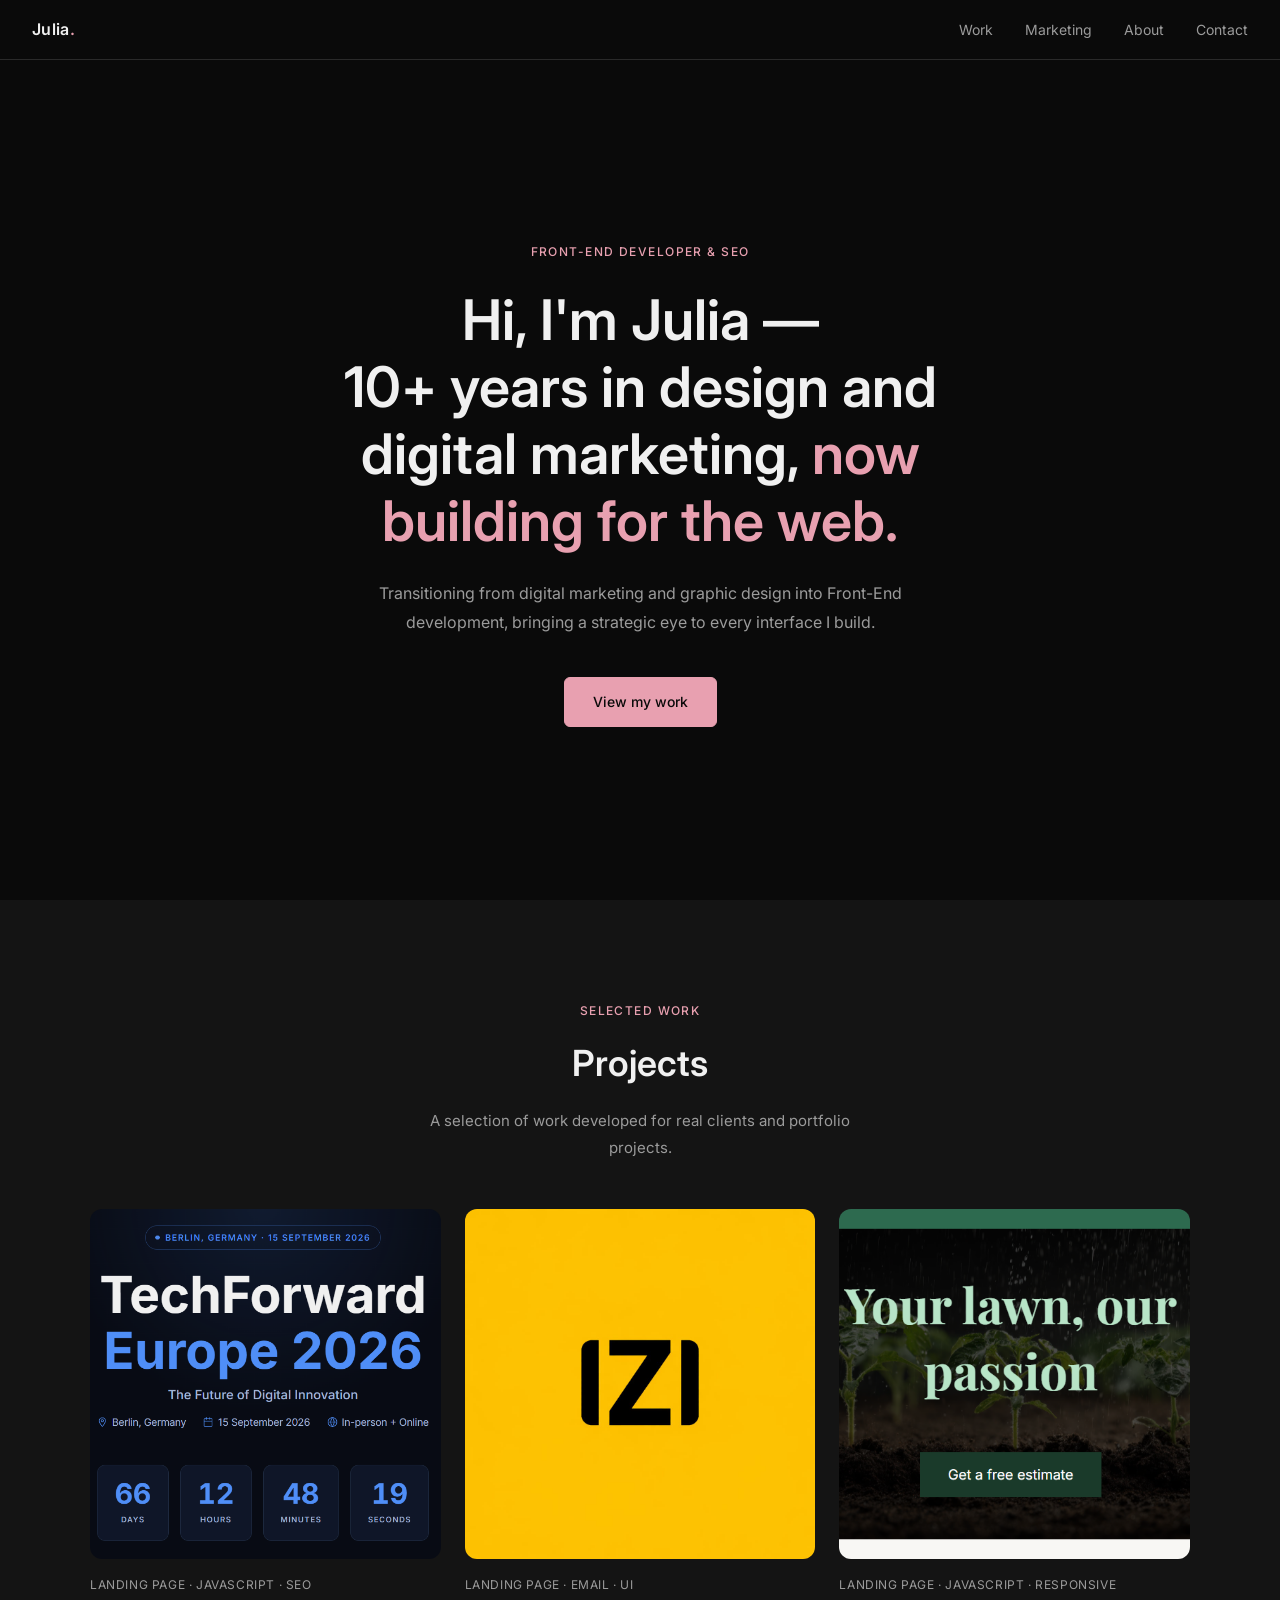
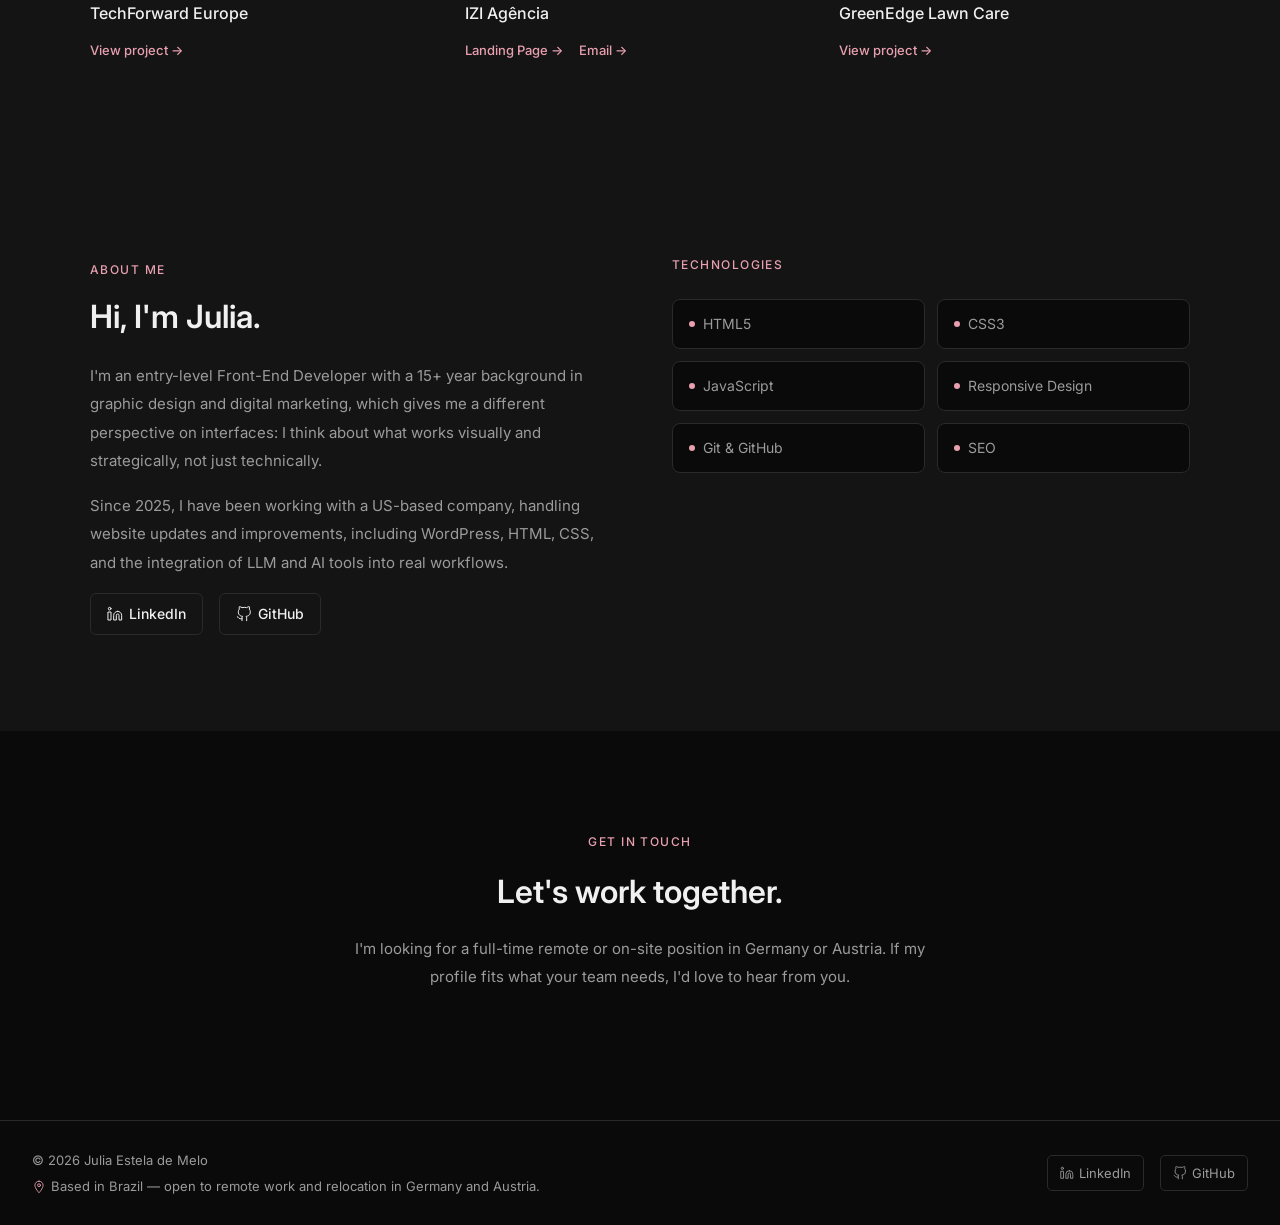
<file: index.html>
<!DOCTYPE html>
<html lang="en">
<head>
  <meta charset="UTF-8">
  <meta name="viewport" content="width=device-width, initial-scale=1.0">

  <!-- Search engine indexing: private portfolio, do not index -->
  <meta name="robots" content="noindex, nofollow">

  <!-- SEO: page description -->
<meta name="description" content="Front-End Developer with 15+ years of experience in graphic design and digital marketing. Currently working with a US-based company on web updates, WordPress, HTML, CSS and AI. Open to opportunities in Germany and Austria.">
<title>Julia Estela de Melo — Front-End & SEO · Code Meets Strategy</title>

  <!-- Open Graph: controls how the link appears on LinkedIn, WhatsApp, etc. -->
  <meta property="og:title" content="Julia Estela de Melo — Front-End & SEO · Code Meets Strategy">
  <meta property="og:description" content="Front-End Developer with 15+ years of experience in graphic design and digital marketing. Currently working with a US-based company on web updates, WordPress, HTML, CSS and AI. Open to opportunities in Germany and Austria.">
  <meta property="og:type" content="website">

  <!-- Fonts -->
  <link rel="preconnect" href="https://fonts.googleapis.com">
  <link rel="preconnect" href="https://fonts.gstatic.com" crossorigin>
  <link href="https://fonts.googleapis.com/css2?family=Inter:wght@400;500;600&display=swap" rel="stylesheet">
  <style>

    /* ==============================
       RESET & BASE
    ============================== */
    *, *::before, *::after {
      box-sizing: border-box;
      margin: 0;
      padding: 0;
    }

    :root {
      --color-bg:         #0a0a0a;
      --color-bg-alt:     #141414;
      --color-text:       #f0f0f0;
      --color-muted:      #9b9b9b;
      --color-accent:     #e8a0b0;
      --color-border:     #2a2a2a;
      --font-main:        'Inter', system-ui, sans-serif;
    }

    html {
      scroll-behavior: smooth;
    }

    body {
      font-family: var(--font-main);
      background-color: var(--color-bg);
      color: var(--color-text);
      line-height: 1.7;
    }

    /* ==============================
       NAVBAR
    ============================== */
    .navbar {
      position: fixed;
      top: 0;
      left: 0;
      width: 100%;
      z-index: 100;
      background-color: var(--color-bg);
      border-bottom: 1px solid var(--color-border);
      padding: 1rem 2rem;
      display: flex;
      justify-content: space-between;
      align-items: center;
    }

    .navbar__logo {
      font-size: 1rem;
      font-weight: 600;
      color: var(--color-text);
      text-decoration: none;
      letter-spacing: 0.02em;
    }

    .navbar__logo span {
      color: var(--color-accent);
    }

    .navbar__links {
      list-style: none;
      display: flex;
      gap: 2rem;
    }

    .navbar__links a {
      font-size: 0.875rem;
      color: var(--color-muted);
      text-decoration: none;
      transition: color 0.2s;
    }

    .navbar__links a:hover {
      color: var(--color-accent);
    }

    /* Menu mobile */
    .navbar__toggle {
      display: none;
      flex-direction: column;
      gap: 5px;
      cursor: pointer;
      background: none;
      border: none;
      padding: 4px;
    }

    .navbar__toggle span {
      display: block;
      width: 24px;
      height: 1.5px;
      background-color: var(--color-text);
      transition: background-color 0.2s;
    }

    .navbar__toggle:hover span {
      background-color: var(--color-accent);
    }

    /* ==============================
       HERO
    ============================== */
    .hero {
      min-height: 100vh;
      display: flex;
      align-items: center;
      justify-content: center;
      padding: 8rem 2rem 4rem;
      text-align: center;
    }

    .hero__content {
      max-width: 720px;
    }

    .hero__label {
      display: inline-block;
      font-size: 0.75rem;
      font-weight: 500;
      letter-spacing: 0.12em;
      text-transform: uppercase;
      color: var(--color-accent);
      margin-bottom: 1.5rem;
    }

    .hero__title {
      font-size: clamp(2rem, 5vw, 3.5rem);
      font-weight: 600;
      line-height: 1.2;
      color: var(--color-text);
      margin-bottom: 1.5rem;
    }

    .hero__title em {
      font-style: normal;
      color: var(--color-accent);
    }

    .hero__subtitle {
      font-size: 1rem;
      color: var(--color-muted);
      max-width: 540px;
      margin: 0 auto 2.5rem;
      line-height: 1.8;
    }

    .hero__actions {
      display: flex;
      gap: 1rem;
      justify-content: center;
      flex-wrap: wrap;
    }

    .btn {
      display: inline-block;
      padding: 0.75rem 1.75rem;
      border-radius: 6px;
      font-size: 0.875rem;
      font-weight: 500;
      text-decoration: none;
      cursor: pointer;
      transition: all 0.2s;
      border: 1px solid transparent;
    }

    .btn--primary {
      background-color: var(--color-accent);
      color: #0a0a0a;
      border-color: var(--color-accent);
    }

    .btn--primary:hover {
      background-color: transparent;
      color: var(--color-accent);
    }

    .btn--outline {
      background-color: transparent;
      color: var(--color-text);
      border-color: var(--color-border);
    }

    .btn--outline:hover {
      border-color: var(--color-accent);
      color: var(--color-accent);
    }

    /* ==============================
       RESPONSIVIDADE
    ============================== */
    @media (max-width: 768px) {
      .navbar__links {
        display: none;
        flex-direction: column;
        gap: 1rem;
        position: absolute;
        top: 100%;
        left: 0;
        width: 100%;
        background-color: var(--color-bg);
        border-bottom: 1px solid var(--color-border);
        padding: 1.5rem 2rem;
      }

      .navbar__links.is-open {
        display: flex;
      }

      .navbar__toggle {
        display: flex;
      }

      .hero {
        padding: 7rem 1.5rem 3rem;
      }

    }



          /* ==============================
   WORK
============================== */
.work {
  padding: 6rem 2rem;
  background-color: var(--color-bg-alt);
}

.work__container {
  max-width: 1100px;
  margin: 0 auto;
}

.work__header {
  text-align: center;
  margin-bottom: 3rem;
}

.section-label {
  display: inline-block;
  font-size: 0.75rem;
  font-weight: 500;
  letter-spacing: 0.12em;
  text-transform: uppercase;
  color: var(--color-accent);
  margin-bottom: 0.75rem;
}

.section-title {
  font-size: clamp(1.5rem, 3vw, 2.25rem);
  font-weight: 600;
  color: var(--color-text);
  margin-bottom: 0.75rem;
}

.section-desc {
  font-size: 0.9375rem;
  color: var(--color-muted);
  max-width: 480px;
  margin: 0 auto;
  line-height: 1.8;
}

.work__grid {
  display: grid;
  grid-template-columns: repeat(auto-fit, minmax(280px, 1fr));
  gap: 1.5rem;
}

.work__card {
  text-decoration: none;
  display: flex;
  flex-direction: column;
  gap: 1rem;
  cursor: pointer;
}

.work__card-image {
  position: relative;
  aspect-ratio: 1 / 1;
  background-color: var(--color-border);
  border-radius: 12px;
  overflow: hidden;
  display: flex;
  align-items: center;
  justify-content: center;
}

.work__card-placeholder {
  font-size: 2rem;
  font-weight: 600;
  color: var(--color-accent);
  letter-spacing: 0.1em;
}

.work__card-overlay {
  position: absolute;
  inset: 0;
  background-color: rgba(0, 0, 0, 0.75);
  display: flex;
  align-items: center;
  justify-content: center;
  opacity: 0;
  transition: opacity 0.25s ease;
  border-radius: 12px;
}

.work__card:hover .work__card-overlay {
  opacity: 1;
}

.work__card-cta {
  font-size: 0.875rem;
  font-weight: 500;
  color: var(--color-accent);
  letter-spacing: 0.05em;
}

.work__card-info {
  display: flex;
  flex-direction: column;
  gap: 0.25rem;
}

.work__card-tag {
  font-size: 0.75rem;
  color: var(--color-muted);
  letter-spacing: 0.05em;
  text-transform: uppercase;
}

.work__card-title {
  font-size: 1rem;
  font-weight: 500;
  color: var(--color-text);
}

.work__card--empty {
  cursor: default;
}

.work__card-image--empty {
  border: 1px dashed var(--color-border);
  background-color: transparent;
  font-size: 0.875rem;
  color: var(--color-muted);
  text-align: center;
  line-height: 1.6;
}

  .work__card-img {
  width: 100%;
  height: 100%;
  object-fit: cover;
  
}

.work__card-image--ui {
  background-color: #0f2a3d;
}

.work__card-ui-icon {
  display: flex;
  align-items: center;
  justify-content: center;
  opacity: 0.9;
}

/* ==============================
   ABOUT
============================== */
.about {
  padding: 6rem 2rem;
  background-color: var(--color-bg-alt);
}

.about__container {
  max-width: 1100px;
  margin: 0 auto;
  display: grid;
  grid-template-columns: 1fr 1fr;
  gap: 4rem;
  align-items: start;
}

.about__label {
  display: inline-block;
  font-size: 0.75rem;
  font-weight: 500;
  letter-spacing: 0.12em;
  text-transform: uppercase;
  color: var(--color-accent);
  margin-bottom: 1rem;
}

.about__title {
  font-size: clamp(1.5rem, 3vw, 2rem);
  font-weight: 600;
  color: var(--color-text);
  margin-bottom: 1.5rem;
  line-height: 1.3;
}

.about__text {
  font-size: 0.9375rem;
  color: var(--color-muted);
  line-height: 1.9;
  margin-bottom: 1rem;
}

.about__location {
  font-size: 0.875rem;
  color: var(--color-muted);
  margin-bottom: 2rem;
  display: flex;
  align-items: center;
  gap: 6px;
}

.about__location svg {
  stroke: var(--color-accent);
  min-width: 16px;
}

.about__links {
  display: flex;
  gap: 1rem;
  flex-wrap: wrap;
}

.about__link {
  display: inline-flex;
  align-items: center;
  gap: 6px;
  font-size: 0.875rem;
  font-weight: 500;
  color: var(--color-text);
  text-decoration: none;
  border: 1px solid var(--color-border);
  padding: 0.5rem 1rem;
  border-radius: 6px;
  transition: all 0.2s;
}

.about__link:hover {
  border-color: rgba(232, 160, 176, 0.2);
  color: var(--color-accent);
  background-color: rgba(232, 160, 176, 0.08);
}

.about__link svg {
  stroke: currentColor;
  width: 16px;
  height: 16px;
}

.about__skills-title {
  font-size: 0.75rem;
  font-weight: 500;
  letter-spacing: 0.12em;
  text-transform: uppercase;
  color: var(--color-accent);
  margin-bottom: 1.5rem;
}

.skills__grid {
  display: grid;
  grid-template-columns: 1fr 1fr;
  gap: 0.75rem;
}

.skill-item {
  background-color: var(--color-bg);
  border: 1px solid var(--color-border);
  border-radius: 8px;
  padding: 0.75rem 1rem;
  font-size: 0.875rem;
  color: var(--color-muted);
  display: flex;
  align-items: center;
  gap: 8px;
  transition: border-color 0.2s;
}

.skill-item:hover {
  border-color: rgba(232, 160, 176, 0.2);
  color: var(--color-text);
  background-color: rgba(232, 160, 176, 0.08);
}

.skill-dot {
  width: 6px;
  height: 6px;
  min-width: 6px;
  border-radius: 50%;
  background-color: var(--color-accent);
}

/* ==============================
   CONTACT
============================== */
.contact {
  padding: 6rem 2rem;
  background-color: var(--color-bg);
  text-align: center;
}

.contact__container {
  max-width: 600px;
  margin: 0 auto;
}

.contact__title {
  font-size: clamp(1.5rem, 3vw, 2rem);
  font-weight: 600;
  color: var(--color-text);
  margin-bottom: 1rem;
}

.contact__desc {
  font-size: 0.9375rem;
  color: var(--color-muted);
  line-height: 1.9;
  margin-bottom: 2rem;
}

.contact__email {
  display: inline-flex;
  align-items: center;
  gap: 8px;
  font-size: 1rem;
  font-weight: 500;
  color: var(--color-accent);
  text-decoration: none;
  border-bottom: 1px solid transparent;
  transition: border-color 0.2s;
  padding-bottom: 2px;
}

.contact__email:hover {
  border-color: var(--color-accent);
}

.contact__email svg {
  stroke: var(--color-accent);
  width: 18px;
  height: 18px;
}

/* ==============================
   FOOTER
============================== */
.footer {
  padding: 1.75rem 2rem;
  border-top: 1px solid var(--color-border);
  display: flex;
  justify-content: space-between;
  align-items: center;
  gap: 2rem;
}

.footer__left {
  display: flex;
  flex-direction: column;
  gap: 0.25rem;
}

.footer__copy {
  font-size: 0.8125rem;
  color: var(--color-muted);
}

.footer__links {
  display: flex;
  gap: 1rem;
  flex-shrink: 0;
}

.footer__link {
  font-size: 0.8125rem;
  color: var(--color-muted);
  text-decoration: none;
  display: inline-flex;
  align-items: center;
  gap: 5px;
  border: 1px solid var(--color-border);
  padding: 0.35rem 0.75rem;
  border-radius: 5px;
  transition: color 0.2s, border-color 0.2s;
}

.footer__link:hover {
  color: var(--color-accent);
  border-color: rgba(232, 160, 176, 0.3);
}


.footer__location {
  font-size: 0.8125rem;
  color: var(--color-muted);
  display: flex;
  align-items: center;
  gap: 5px;
  flex-wrap: nowrap;
}

.footer__location svg {
  flex-shrink: 0;
  display: block;
  margin-top: 1px;
}

.work__card-links {
  display: flex;
  gap: 1rem;
  margin-top: 0.5rem;
  flex-wrap: wrap;
}

.work__card-link {
  font-size: 0.8125rem;
  font-weight: 500;
  color: var(--color-accent);
  text-decoration: none;
  border-bottom: 1px solid transparent;
  transition: border-color 0.2s;
  padding-bottom: 1px;
}

.work__card-link:hover {
  border-color: var(--color-accent);
}


/* Work — responsividade */
@media (max-width: 768px) {
  .work {
    padding: 4rem 1.5rem;
  }

  .work__grid {
    grid-template-columns: 1fr;
  }

  .about {
  padding: 4rem 1.5rem;
}

.about__container {
  grid-template-columns: 1fr;
  gap: 2.5rem;
}

.contact {
  padding: 4rem 1.5rem;
}

  .footer {
    flex-direction: column;
    text-align: center;
    gap: 1rem;
  }

   .footer__left {
    align-items: center;
  }

 .footer__copy,
.footer__location {
  grid-column: 1;
  grid-row: auto;
  justify-content: center;
  align-items: center;
  display: flex;
}

 .footer__location {
    justify-content: center;
  }

  .footer__links {
    grid-column: 1;
    grid-row: auto;
    justify-content: center;
  }


}

  </style>


</head>
<body>

  <!-- NAVBAR -->
  <header>
    <nav class="navbar" aria-label="Main navigation">
    <a href="#hero" class="navbar__logo">Julia<span>.</span></a>
     <ul class="navbar__links" id="navLinks">
    <li><a href="#work">Work</a></li>
    <li><a href="digital-marketing.html">Marketing</a></li>
    <li><a href="#about">About</a></li>
    <li><a href="#contact">Contact</a></li>
    </ul>
<button class="navbar__toggle" id="navToggle" aria-label="Toggle menu" aria-expanded="false" aria-controls="navLinks">
        <span></span>
        <span></span>
        <span></span>
      </button>
    </nav>
  </header>

  <!-- HERO -->
  <main>
    <section class="hero" id="hero">
      <div class="hero__content">
        <span class="hero__label">Front-End Developer & SEO</span>
        <h1 class="hero__title">
        Hi, I'm Julia —<br>
        10+ years in design and digital marketing, <em>now building for the web.</em>
        </h1>
        <p class="hero__subtitle">
          Transitioning from digital marketing and graphic design into Front-End development, bringing a strategic eye to every interface I build.
        </p>
        <div class="hero__actions">
          <a href="#work" class="btn btn--primary">View my work</a>
        </div>
      </div>
    </section>
  


  <!-- WORK -->
<section class="work" id="work">
  <div class="work__container">

    <div class="work__header">
      <span class="section-label">Selected Work</span>
      <h2 class="section-title">Projects</h2>
      <p class="section-desc">
      A selection of work developed for real clients and portfolio projects.
      </p>
    </div>


    <div class="work__grid">

<!-- Card: TechForward Europe -->
<div class="work__card">
  <div class="work__card-image">
    <img
      src="assets/images/techforward-preview.png"
      alt="TechForward Europe landing page preview"
      class="work__card-img"
      loading="lazy"
    >
  </div>
  <div class="work__card-info">
    <span class="work__card-tag">Landing Page · JavaScript · SEO</span>
    <h3 class="work__card-title">TechForward Europe</h3>
    <div class="work__card-links">
      <a href="https://juliaestelademelo.github.io/techforward-europe/" target="_blank" rel="noopener noreferrer" class="work__card-link">View project →</a>
    </div>
  </div>
</div>

<!-- Card: IZI Agência -->
<div class="work__card">
  <div class="work__card-image">
    <img
      src="assets/images/logo-izi.jpg"
      alt="IZI Agência project cover"
      class="work__card-img"
      loading="lazy"
    >
  </div>
  <div class="work__card-info">
    <span class="work__card-tag">Landing Page · Email · UI</span>
    <h3 class="work__card-title">IZI Agência</h3>
    <div class="work__card-links">
      <a href="https://juliaestelademelo.github.io/izi-landing-page/" target="_blank" rel="noopener noreferrer" class="work__card-link">Landing Page →</a>
      <a href="https://juliaestelademelo.github.io/izi-email-marketing/" target="_blank" rel="noopener noreferrer" class="work__card-link">Email →</a>
    </div>
  </div>
</div>

<!-- Card: GreenEdge Lawn Care -->
<div class="work__card">
  <div class="work__card-image">
    <img
      src="assets/images/greenedge-preview.png"
      alt="GreenEdge Lawn Care landing page preview"
      class="work__card-img"
      loading="lazy"
    >
  </div>
  <div class="work__card-info">
    <span class="work__card-tag">Landing Page · JavaScript · Responsive</span>
    <h3 class="work__card-title">GreenEdge Lawn Care</h3>
    <div class="work__card-links">
      <a href="https://juliaestelademelo.github.io/greenedge-lawn-care/" target="_blank" rel="noopener noreferrer" class="work__card-link">View project →</a>
    </div>
  </div>
</div>

</div>
  </div>
</section>


<!-- ABOUT -->
<section class="about" id="about">
  <div class="about__container">

    <div class="about__content">
      <span class="about__label">About me</span>
      <h2 class="about__title">Hi, I'm Julia.</h2>
      <p class="about__text">
      I'm an entry-level Front-End Developer with a 15+ year background in graphic design and digital marketing, which gives me a different perspective on interfaces: I think about what works visually and strategically, not just technically.
      </p>
      <p class="about__text">
      Since 2025, I have been working with a US-based company, handling website updates and improvements, including WordPress, HTML, CSS, and the integration of LLM and AI tools into real workflows.
      </p>
      
      <div class="about__links">
<a href="https://www.linkedin.com/in/juliaestelamelo/" target="_blank" rel="noopener noreferrer" class="about__link">
  <svg xmlns="http://www.w3.org/2000/svg" width="16" height="16" viewBox="0 0 24 24" fill="none" stroke="currentColor" stroke-width="1.5" stroke-linecap="round" stroke-linejoin="round" aria-hidden="true">
            <path d="M16 8a6 6 0 0 1 6 6v7h-4v-7a2 2 0 0 0-2-2 2 2 0 0 0-2 2v7h-4v-7a6 6 0 0 1 6-6z"/>
            <rect x="2" y="9" width="4" height="12"/>
            <circle cx="4" cy="4" r="2"/>
          </svg>
          LinkedIn
        </a>
       <a href="https://github.com/juliaestelademelo" target="_blank" rel="noopener noreferrer" class="about__link">
  <svg xmlns="http://www.w3.org/2000/svg" width="16" height="16" viewBox="0 0 24 24" fill="none" stroke="currentColor" stroke-width="1.5" stroke-linecap="round" stroke-linejoin="round" aria-hidden="true">
            <path d="M9 19c-5 1.5-5-2.5-7-3m14 6v-3.87a3.37 3.37 0 0 0-.94-2.61c3.14-.35 6.44-1.54 6.44-7A5.44 5.44 0 0 0 20 4.77 5.07 5.07 0 0 0 19.91 1S18.73.65 16 2.48a13.38 13.38 0 0 0-7 0C6.27.65 5.09 1 5.09 1A5.07 5.07 0 0 0 5 4.77a5.44 5.44 0 0 0-1.5 3.78c0 5.42 3.3 6.61 6.44 7A3.37 3.37 0 0 0 9 18.13V22"/>
          </svg>
          GitHub
        </a>
      </div>
    </div>

    <div class="about__skills">
      <p class="about__skills-title">Technologies</p>
      <div class="skills__grid">
        <div class="skill-item"><span class="skill-dot"></span> HTML5</div>
        <div class="skill-item"><span class="skill-dot"></span> CSS3</div>
        <div class="skill-item"><span class="skill-dot"></span> JavaScript</div>
        <div class="skill-item"><span class="skill-dot"></span> Responsive Design</div>
        <div class="skill-item"><span class="skill-dot"></span> Git & GitHub</div>
        <div class="skill-item"><span class="skill-dot"></span> SEO</div>
      </div>
    </div>

  </div>
</section>

<!-- CONTACT -->
<section class="contact" id="contact">
  <div class="contact__container">
    <span class="section-label">Get in touch</span>
    <h2 class="contact__title">Let's work together.</h2>
<p class="contact__desc">
  I'm looking for a full-time remote or on-site position in Germany or Austria. If my profile fits what your team needs, I'd love to hear from you.
</p>
  </div>
</section>

  </main>

<!-- FOOTER -->
<footer class="footer">
  <div class="footer__left">
    <p class="footer__copy" id="footerCopy"></p>
    <p class="footer__location">
      <svg xmlns="http://www.w3.org/2000/svg" width="14" height="14" viewBox="0 0 24 24" fill="none" stroke="#e8a0b0" stroke-width="1.5" stroke-linecap="round" stroke-linejoin="round" aria-hidden="true">
        <path d="M12 2C8.13 2 5 5.13 5 9c0 5.25 7 13 7 13s7-7.75 7-13c0-3.87-3.13-7-7-7z"/>
        <circle cx="12" cy="9" r="2.5"/>
      </svg>
      Based in Brazil — open to remote work and relocation in Germany and Austria.
    </p>
  </div>

  <nav class="footer__links" aria-label="Social links">
    <a href="https://www.linkedin.com/in/juliaestelamelo/" target="_blank" rel="noopener noreferrer" class="footer__link">
      <svg xmlns="http://www.w3.org/2000/svg" width="14" height="14" viewBox="0 0 24 24" fill="none" stroke="currentColor" stroke-width="1.5" stroke-linecap="round" stroke-linejoin="round" aria-hidden="true">
        <path d="M16 8a6 6 0 0 1 6 6v7h-4v-7a2 2 0 0 0-2-2 2 2 0 0 0-2 2v7h-4v-7a6 6 0 0 1 6-6z"/>
        <rect x="2" y="9" width="4" height="12"/>
        <circle cx="4" cy="4" r="2"/>
      </svg>
      LinkedIn
    </a>
    <a href="https://github.com/juliaestelademelo" target="_blank" rel="noopener noreferrer" class="footer__link">
      <svg xmlns="http://www.w3.org/2000/svg" width="14" height="14" viewBox="0 0 24 24" fill="none" stroke="currentColor" stroke-width="1.5" stroke-linecap="round" stroke-linejoin="round" aria-hidden="true">
        <path d="M9 19c-5 1.5-5-2.5-7-3m14 6v-3.87a3.37 3.37 0 0 0-.94-2.61c3.14-.35 6.44-1.54 6.44-7A5.44 5.44 0 0 0 20 4.77 5.07 5.07 0 0 0 19.91 1S18.73.65 16 2.48a13.38 13.38 0 0 0-7 0C6.27.65 5.09 1 5.09 1A5.07 5.07 0 0 0 5 4.77a5.44 5.44 0 0 0-1.5 3.78c0 5.42 3.3 6.61 6.44 7A3.37 3.37 0 0 0 9 18.13V22"/>
      </svg>
      GitHub
    </a>
  </nav>
</footer>


  <!-- SCRIPT: menu mobile -->
  <script>
    const toggle = document.getElementById('navToggle');
    const links = document.getElementById('navLinks');

    toggle.addEventListener('click', () => {
      links.classList.toggle('is-open');
    });

    links.querySelectorAll('a').forEach(link => {
      link.addEventListener('click', () => {
        links.classList.remove('is-open');
      });
    });

    document.getElementById('footerCopy').textContent = 
  `\u00A9 ${new Date().getFullYear()} Julia Estela de Melo`;
  </script>

</body>
</html>
</file>
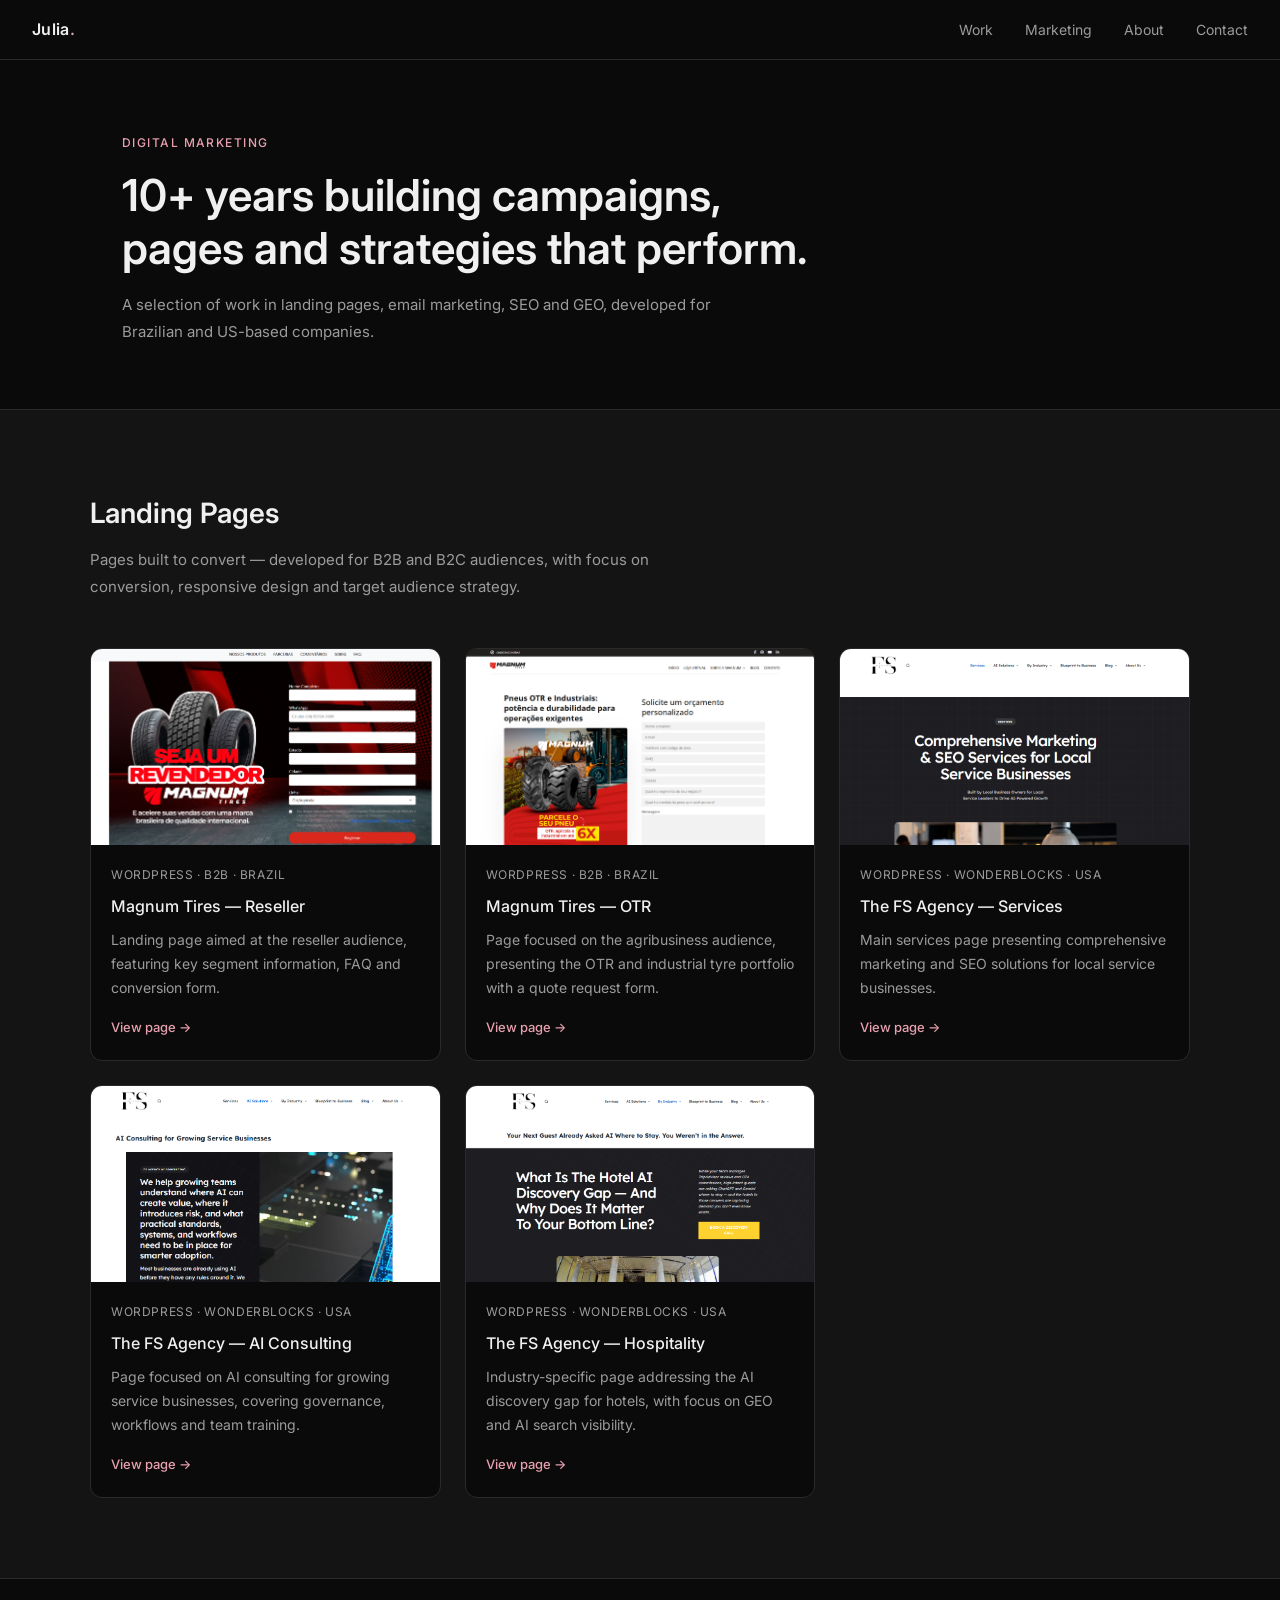
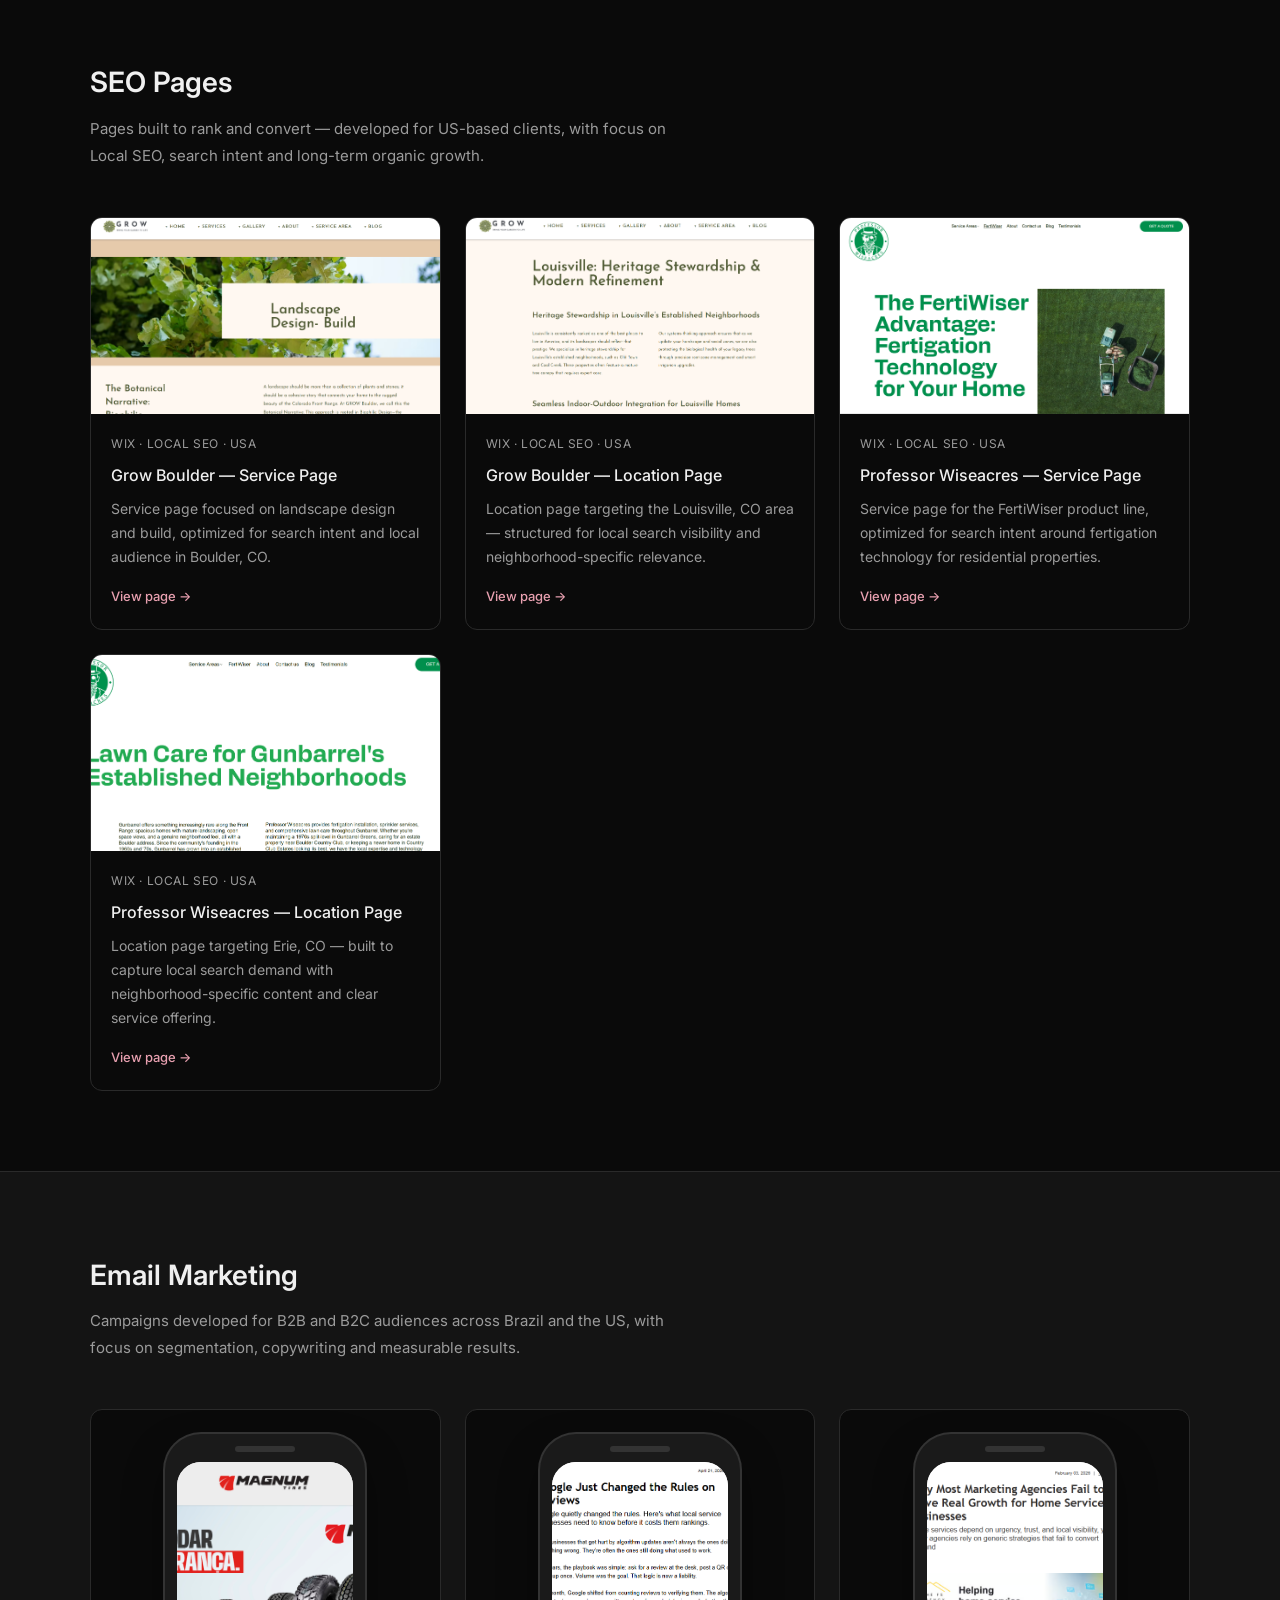
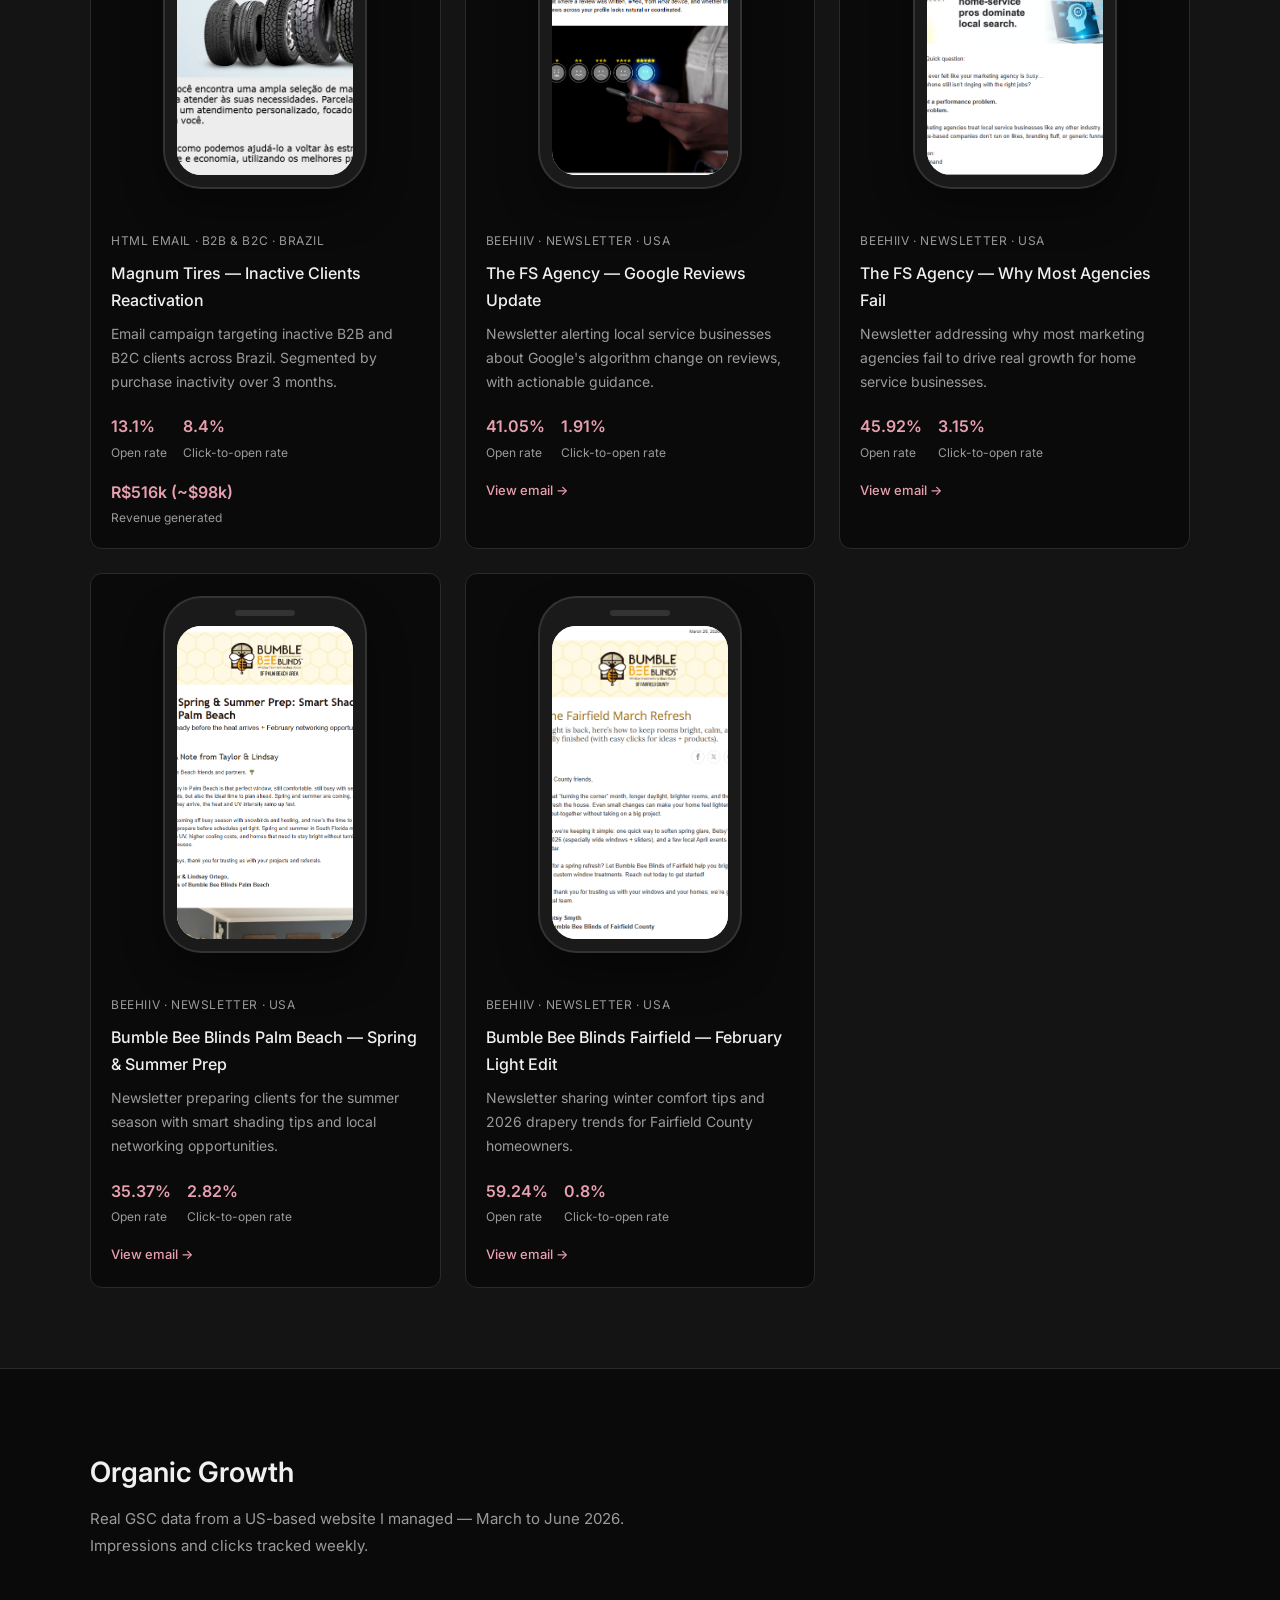
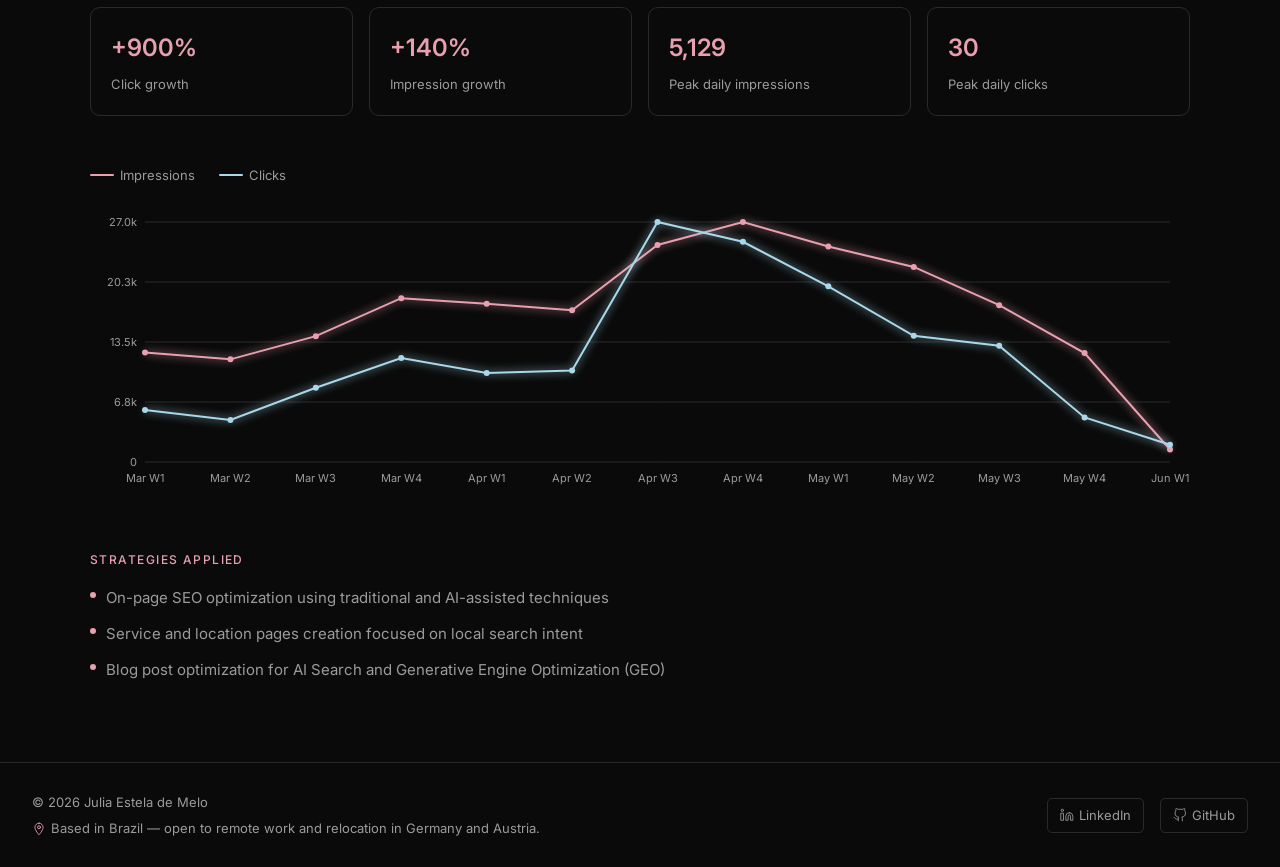
<file: digital-marketing.html>
<!DOCTYPE html>
<html lang="en">
<head>
  <meta charset="UTF-8">
  <meta name="viewport" content="width=device-width, initial-scale=1.0">

  <!-- Search engine indexing: private portfolio, do not index -->
  <meta name="robots" content="noindex, nofollow">

  <!-- SEO: page description -->
  <meta name="description" content="Digital marketing portfolio — landing pages, email marketing, SEO and GEO work by Julia Estela de Melo.">

  <!-- Open Graph -->
  <meta property="og:title" content="Digital Marketing — Julia Estela de Melo">
  <meta property="og:description" content="Landing pages, email marketing, SEO and GEO work by Julia Estela de Melo.">
  <meta property="og:type" content="website">

 <title>Julia Estela de Melo — Front-End & SEO · Code Meets Strategy</title>

  <!-- Fonts -->
  <link rel="preconnect" href="https://fonts.googleapis.com">
  <link rel="preconnect" href="https://fonts.gstatic.com" crossorigin>
  <link href="https://fonts.googleapis.com/css2?family=Inter:wght@400;500;600&display=swap" rel="stylesheet">

  <style>
    /* ==============================
       RESET & BASE
    ============================== */
    *, *::before, *::after {
      box-sizing: border-box;
      margin: 0;
      padding: 0;
    }

    :root {
      --color-bg:         #0a0a0a;
      --color-bg-alt:     #141414;
      --color-text:       #f0f0f0;
      --color-muted:      #9b9b9b;
      --color-accent:     #e8a0b0;
      --color-border:     #2a2a2a;
      --font-main:        'Inter', system-ui, sans-serif;
    }

    html { scroll-behavior: smooth; }

    body {
      font-family: var(--font-main);
      background-color: var(--color-bg);
      color: var(--color-text);
      line-height: 1.7;
    }

    /* ==============================
       NAVBAR
    ============================== */
    .navbar {
      position: fixed;
      top: 0;
      left: 0;
      width: 100%;
      z-index: 100;
      background-color: var(--color-bg);
      border-bottom: 1px solid var(--color-border);
      padding: 1rem 2rem;
      display: flex;
      justify-content: space-between;
      align-items: center;
    }

    .navbar__logo {
      font-size: 1rem;
      font-weight: 600;
      color: var(--color-text);
      text-decoration: none;
      letter-spacing: 0.02em;
    }

    .navbar__logo span { color: var(--color-accent); }

    .navbar__links {
      list-style: none;
      display: flex;
      gap: 2rem;
    }

    .navbar__links a {
      font-size: 0.875rem;
      color: var(--color-muted);
      text-decoration: none;
      transition: color 0.2s;
    }

    .navbar__links a:hover { color: var(--color-accent); }

    .navbar__toggle {
      display: none;
      flex-direction: column;
      gap: 5px;
      cursor: pointer;
      background: none;
      border: none;
      padding: 4px;
    }

    .navbar__toggle span {
      display: block;
      width: 24px;
      height: 1.5px;
      background-color: var(--color-text);
      transition: background-color 0.2s;
    }

    .navbar__toggle:hover span { background-color: var(--color-accent); }

    /* ==============================
       PAGE HERO
    ============================== */
    .page-hero {
      padding: 8rem 2rem 4rem;
      max-width: 1100px;
      margin: 0 auto;
    }

    .page-hero__label {
      display: inline-block;
      font-size: 0.75rem;
      font-weight: 500;
      letter-spacing: 0.12em;
      text-transform: uppercase;
      color: var(--color-accent);
      margin-bottom: 1rem;
    }

    .page-hero__title {
      font-size: clamp(1.75rem, 4vw, 2.75rem);
      font-weight: 600;
      color: var(--color-text);
      margin-bottom: 1rem;
      line-height: 1.2;
    }

    .page-hero__desc {
      font-size: 0.9375rem;
      color: var(--color-muted);
      max-width: 600px;
      line-height: 1.8;
    }

    /* ==============================
       SECTION BASE
    ============================== */
    .section {
      padding: 5rem 2rem;
      border-top: 1px solid var(--color-border);
    }

    .section--alt { background-color: var(--color-bg-alt); }

    .section__container {
      max-width: 1100px;
      margin: 0 auto;
    }

    .section__label {
      display: inline-block;
      font-size: 0.75rem;
      font-weight: 500;
      letter-spacing: 0.12em;
      text-transform: uppercase;
      color: var(--color-accent);
      margin-bottom: 0.75rem;
    }

    .section__title {
      font-size: clamp(1.25rem, 3vw, 1.75rem);
      font-weight: 600;
      color: var(--color-text);
      margin-bottom: 0.5rem;
    }

    .section__desc {
      font-size: 0.9375rem;
      color: var(--color-muted);
      max-width: 600px;
      line-height: 1.8;
      margin-bottom: 3rem;
    }

    /* ==============================
       CARDS GRID
    ============================== */
    .cards__grid {
      display: grid;
      grid-template-columns: repeat(auto-fit, minmax(300px, 1fr));
      gap: 1.5rem;
    }

    .card {
      background-color: var(--color-bg);
      border: 1px solid var(--color-border);
      border-radius: 12px;
      overflow: hidden;
      transition: border-color 0.2s;
    }

    .card:hover { border-color: rgba(232, 160, 176, 0.3); }

    .card__image {
      width: 100%;
      aspect-ratio: 16 / 9;
      object-fit: cover;
      object-position: top;
      display: block;
    }

    .card__body {
      padding: 1.25rem;
      display: flex;
      flex-direction: column;
      gap: 0.5rem;
    }

    .card__tag {
      font-size: 0.75rem;
      color: var(--color-muted);
      letter-spacing: 0.05em;
      text-transform: uppercase;
    }

    .card__title {
      font-size: 1rem;
      font-weight: 500;
      color: var(--color-text);
    }

    .card__desc {
      font-size: 0.875rem;
      color: var(--color-muted);
      line-height: 1.7;
    }

    .card__link {
      display: inline-flex;
      align-items: center;
      gap: 5px;
      font-size: 0.8125rem;
      font-weight: 500;
      color: var(--color-accent);
      text-decoration: none;
      margin-top: 0.5rem;
      border-bottom: 1px solid transparent;
      transition: border-color 0.2s;
      padding-bottom: 1px;
      width: fit-content;
    }

    .card__link:hover { border-color: var(--color-accent); }

    /* ==============================
       FOOTER
    ============================== */
    .footer {
      padding: 1.75rem 2rem;
      border-top: 1px solid var(--color-border);
      display: flex;
      justify-content: space-between;
      align-items: center;
      gap: 2rem;
    }

    .footer__left {
      display: flex;
      flex-direction: column;
      gap: 0.25rem;
    }

    .footer__copy {
      font-size: 0.8125rem;
      color: var(--color-muted);
    }

    .footer__location {
      font-size: 0.8125rem;
      color: var(--color-muted);
      display: flex;
      align-items: center;
      gap: 5px;
      flex-wrap: nowrap;
    }

    .footer__location svg {
      flex-shrink: 0;
      display: block;
      margin-top: 1px;
    }

    .footer__links {
      display: flex;
      gap: 1rem;
      flex-shrink: 0;
    }

    .footer__link {
      font-size: 0.8125rem;
      color: var(--color-muted);
      text-decoration: none;
      display: inline-flex;
      align-items: center;
      gap: 5px;
      border: 1px solid var(--color-border);
      padding: 0.35rem 0.75rem;
      border-radius: 5px;
      transition: color 0.2s, border-color 0.2s;
    }

    .footer__link:hover {
      color: var(--color-accent);
      border-color: rgba(232, 160, 176, 0.3);
    }

    /* ==============================
   PHONE MOCKUP
============================== */
.phone-mockup {
  width: 200px;
  margin: 1.5rem auto;
  background-color: #1a1a1a;
  border-radius: 36px;
  padding: 12px;
  box-shadow:
    0 0 0 2px #333,
    0 20px 40px rgba(0, 0, 0, 0.4);
  position: relative;
}

.phone-mockup::before {
  content: '';
  display: block;
  width: 60px;
  height: 6px;
  background-color: #333;
  border-radius: 3px;
  margin: 0 auto 10px;
}

.phone-mockup__screen {
  border-radius: 24px;
  overflow: hidden;
  aspect-ratio: 9 / 16;
  background-color: #fff;
}

.phone-mockup__screen img {
  width: 100%;
  height: 100%;
  object-fit: cover;
  object-position: top;
  display: block;
}

/* ==============================
   EMAIL METRICS
============================== */
.email-metrics {
  display: flex;
  gap: 1rem;
  margin-top: 0.75rem;
  flex-wrap: wrap;
}

.email-metric {
  display: flex;
  flex-direction: column;
  gap: 2px;
}

.email-metric__value {
  font-size: 1rem;
  font-weight: 600;
  color: var(--color-accent);
}

.email-metric__label {
  font-size: 0.75rem;
  color: var(--color-muted);
}

/* ==============================
   SEO STATS
============================== */
.seo-stats {
  display: grid;
  grid-template-columns: repeat(4, 1fr);
  gap: 1rem;
  margin-bottom: 3rem;
}

.seo-stat {
  background-color: var(--color-bg);
  border: 1px solid var(--color-border);
  border-radius: 10px;
  padding: 1.25rem;
  display: flex;
  flex-direction: column;
  gap: 0.25rem;
}

.seo-stat__value {
  font-size: 1.5rem;
  font-weight: 600;
  color: var(--color-accent);
}

.seo-stat__label {
  font-size: 0.8125rem;
  color: var(--color-muted);
}

/* ==============================
   CHART
============================== */
.chart-wrapper {
  margin-bottom: 3rem;
}

.chart-legend {
  display: flex;
  gap: 1.5rem;
  margin-bottom: 1rem;
}

.chart-legend__item {
  font-size: 0.8125rem;
  color: var(--color-muted);
  display: flex;
  align-items: center;
  gap: 6px;
}

.chart-legend__item::before {
  content: '';
  display: inline-block;
  width: 24px;
  height: 2px;
  border-radius: 1px;
}

.chart-legend__item--impressions::before {
  background-color: var(--color-accent);
}

.chart-legend__item--clicks::before {
  background-color: #a8d8ea;
}

.chart {
  width: 100%;
  height: 300px;
  position: relative;
}

#seoCanvas {
  width: 100%;
  height: 100%;
}

/* ==============================
   SEO STRATEGIES
============================== */
.seo-strategies__title {
  font-size: 0.75rem;
  font-weight: 500;
  letter-spacing: 0.12em;
  text-transform: uppercase;
  color: var(--color-accent);
  margin-bottom: 1rem;
}

.seo-strategies__grid {
  display: flex;
  flex-direction: column;
  gap: 0.75rem;
}

.seo-strategy {
  font-size: 0.9375rem;
  color: var(--color-muted);
  display: flex;
  align-items: flex-start;
  gap: 10px;
  line-height: 1.6;
}

.seo-strategy .skill-dot {
  margin-top: 6px;
}

.skill-dot {
  width: 6px;
  height: 6px;
  min-width: 6px;
  border-radius: 50%;
  background-color: var(--color-accent);
}


/* Responsive */
@media (max-width: 768px) {
  .seo-stats {
    grid-template-columns: repeat(2, 1fr);
  }
}

    /* ==============================
       RESPONSIVE
    ============================== */
    @media (max-width: 768px) {
      .navbar__links {
        display: none;
        flex-direction: column;
        gap: 1rem;
        position: absolute;
        top: 100%;
        left: 0;
        width: 100%;
        background-color: var(--color-bg);
        border-bottom: 1px solid var(--color-border);
        padding: 1.5rem 2rem;
      }

      .navbar__links.is-open { display: flex; }
      .navbar__toggle { display: flex; }

      .page-hero { padding: 7rem 1.5rem 3rem; }

      .section { padding: 3rem 1.5rem; }

      .cards__grid { grid-template-columns: 1fr; }

      .footer {
        flex-direction: column;
        text-align: center;
        gap: 1rem;
      }

      .footer__left { align-items: center; }
      .footer__location { justify-content: center; }
      .footer__links { justify-content: center; }
    }
  </style>
</head>

<body>

  <!-- NAVBAR -->
  <header>
    <nav class="navbar" aria-label="Main navigation">
      <a href="index.html" class="navbar__logo">Julia<span>.</span></a>
      <ul class="navbar__links" id="navLinks">
        <li><a href="index.html#work">Work</a></li>
        <li><a href="digital-marketing.html" aria-current="page">Marketing</a></li>
        <li><a href="index.html#about">About</a></li>
        <li><a href="index.html#contact">Contact</a></li>
      </ul>
      <button class="navbar__toggle" id="navToggle" aria-label="Toggle menu" aria-expanded="false" aria-controls="navLinks">
        <span></span><span></span><span></span>
      </button>
    </nav>
  </header>

  <main>

    <!-- PAGE HERO -->
    <div class="page-hero">
      <span class="page-hero__label">Digital Marketing</span>
      <h1 class="page-hero__title">10+ years building campaigns,<br>pages and strategies that perform.</h1>
      <p class="page-hero__desc">
        A selection of work in landing pages, email marketing, SEO and GEO, developed for Brazilian and US-based companies.
      </p>
    </div>

    <!-- LANDING PAGES -->
    <section class="section section--alt" id="landing-pages">
      <div class="section__container">
        <h2 class="section__title">Landing Pages</h2>
        <p class="section__desc">Pages built to convert — developed for B2B and B2C audiences, with focus on conversion, responsive design and target audience strategy.</p>
        <div class="cards__grid">

          <!-- Card: Magnum Revendedor -->
          <div class="card">
            <img src="assets/images/magnum-revendedor.png" alt="Magnum Tires reseller landing page" class="card__image" loading="lazy">
            <div class="card__body">
              <span class="card__tag">WordPress · B2B · Brazil</span>
              <h3 class="card__title">Magnum Tires — Reseller</h3>
              <p class="card__desc">Landing page aimed at the reseller audience, featuring key segment information, FAQ and conversion form.</p>
              <a href="https://magnumtires.com.br/revendedor/" target="_blank" rel="noopener noreferrer" class="card__link">View page →</a>
            </div>
          </div>

          <!-- Card: Magnum OTR -->
          <div class="card">
            <img src="assets/images/magnum-otr.png" alt="Magnum Tires OTR landing page" class="card__image" loading="lazy">
            <div class="card__body">
              <span class="card__tag">WordPress · B2B · Brazil</span>
              <h3 class="card__title">Magnum Tires — OTR</h3>
              <p class="card__desc">Page focused on the agribusiness audience, presenting the OTR and industrial tyre portfolio with a quote request form.</p>
              <a href="https://magnumtires.com.br/otr/" target="_blank" rel="noopener noreferrer" class="card__link">View page →</a>
            </div>
          </div>

          <!-- Card: FS Services -->
          <div class="card">
            <img src="assets/images/fs-services.png" alt="FS Agency services page" class="card__image" loading="lazy">
            <div class="card__body">
              <span class="card__tag">WordPress · Wonderblocks · USA</span>
              <h3 class="card__title">The FS Agency — Services</h3>
              <p class="card__desc">Main services page presenting comprehensive marketing and SEO solutions for local service businesses.</p>
              <a href="https://fsagency.co/services/" target="_blank" rel="noopener noreferrer" class="card__link">View page →</a>
            </div>
          </div>

          <!-- Card: FS AI Consulting -->
          <div class="card">
            <img src="assets/images/fs-consulting.png" alt="FS Agency AI consulting page" class="card__image" loading="lazy">
            <div class="card__body">
              <span class="card__tag">WordPress · Wonderblocks · USA</span>
              <h3 class="card__title">The FS Agency — AI Consulting</h3>
              <p class="card__desc">Page focused on AI consulting for growing service businesses, covering governance, workflows and team training.</p>
              <a href="https://fsagency.co/ai-consulting/" target="_blank" rel="noopener noreferrer" class="card__link">View page →</a>
            </div>
          </div>

          <!-- Card: FS Hospitality -->
          <div class="card">
            <img src="assets/images/fs-hospitality.png" alt="FS Agency hospitality page" class="card__image" loading="lazy">
            <div class="card__body">
              <span class="card__tag">WordPress · Wonderblocks · USA</span>
              <h3 class="card__title">The FS Agency — Hospitality</h3>
              <p class="card__desc">Industry-specific page addressing the AI discovery gap for hotels, with focus on GEO and AI search visibility.</p>
              <a href="https://fsagency.co/hospitality/" target="_blank" rel="noopener noreferrer" class="card__link">View page →</a>
            </div>
          </div>

        </div>
      </div>
    </section>


    <!-- SEO PAGES -->
<section class="section" id="seo-pages">
  <div class="section__container">
    <h2 class="section__title">SEO Pages</h2>
<p class="section__desc">Pages built to rank and convert — developed for US-based clients, with focus on Local SEO, search intent and long-term organic growth.</p>
    <div class="cards__grid">

      <!-- Card: Grow Boulder — Service -->
      <div class="card">
        <img src="assets/images/grow-services.png" alt="Grow Boulder landscape design service page" class="card__image" loading="lazy">
        <div class="card__body">
          <span class="card__tag">Wix · Local SEO · USA</span>
          <h3 class="card__title">Grow Boulder — Service Page</h3>
          <p class="card__desc">Service page focused on landscape design and build, optimized for search intent and local audience in Boulder, CO.</p>
          <a href="https://www.grow-boulder.com/landscape-design-build-boulder-co" target="_blank" rel="noopener noreferrer" class="card__link">View page →</a>
        </div>
      </div>

      <!-- Card: Grow Boulder — Location -->
      <div class="card">
        <img src="assets/images/grow-local.png" alt="Grow Boulder Louisville location page" class="card__image" loading="lazy">
        <div class="card__body">
          <span class="card__tag">Wix · Local SEO · USA</span>
          <h3 class="card__title">Grow Boulder — Location Page</h3>
          <p class="card__desc">Location page targeting the Louisville, CO area — structured for local search visibility and neighborhood-specific relevance.</p>
          <a href="https://www.grow-boulder.com/services/smart-irrigation-drainage-boulder" target="_blank" rel="noopener noreferrer" class="card__link">View page →</a>
        </div>
      </div>

      <!-- Card: Professor Wiseacres — Service -->
      <div class="card">
        <img src="assets/images/professor-services.png" alt="Professor Wiseacres FertiWiser service page" class="card__image" loading="lazy">
        <div class="card__body">
          <span class="card__tag">Wix · Local SEO · USA</span>
          <h3 class="card__title">Professor Wiseacres — Service Page</h3>
          <p class="card__desc">Service page for the FertiWiser product line, optimized for search intent around fertigation technology for residential properties.</p>
          <a href="https://www.professorwiseacres.com/fertiwiser" target="_blank" rel="noopener noreferrer" class="card__link">View page →</a>
        </div>
      </div>

      <!-- Card: Professor Wiseacres — Location -->
      <div class="card">
        <img src="assets/images/professor-local.png" alt="Professor Wiseacres Erie CO location page" class="card__image" loading="lazy">
        <div class="card__body">
          <span class="card__tag">Wix · Local SEO · USA</span>
          <h3 class="card__title">Professor Wiseacres — Location Page</h3>
          <p class="card__desc">Location page targeting Erie, CO — built to capture local search demand with neighborhood-specific content and clear service offering.</p>
          <a href="https://www.professorwiseacres.com/services/erie-co" target="_blank" rel="noopener noreferrer" class="card__link">View page →</a>
        </div>
      </div>

    </div>
  </div>
</section>

<!-- EMAIL MARKETING -->
<section class="section section--alt" id="email-marketing">
  <div class="section__container">
    <h2 class="section__title">Email Marketing</h2>
    <p class="section__desc">
      Campaigns developed for B2B and B2C audiences across Brazil and the US, with focus on segmentation, copywriting and measurable results.
    </p>
    <div class="cards__grid">

      <!-- Card: Magnum Tires -->
      <div class="card">
        <div class="phone-mockup">
          <div class="phone-mockup__screen">
            <img src="assets/images/email-magnum.png" alt="Magnum Tires reactivation email" loading="lazy">
          </div>
        </div>
        <div class="card__body">
          <span class="card__tag">HTML Email · B2B & B2C · Brazil</span>
          <h3 class="card__title">Magnum Tires — Inactive Clients Reactivation</h3>
          <p class="card__desc">Email campaign targeting inactive B2B and B2C clients across Brazil. Segmented by purchase inactivity over 3 months.</p>
          <div class="email-metrics">
  <div class="email-metric">
    <span class="email-metric__value">13.1%</span>
    <span class="email-metric__label">Open rate</span>
  </div>
  <div class="email-metric">
    <span class="email-metric__value">8.4%</span>
    <span class="email-metric__label">Click-to-open rate</span>
  </div>
  <div class="email-metric">
    <span class="email-metric__value">R$516k (~$98k)</span>
    <span class="email-metric__label">Revenue generated</span>
  </div>
</div>
        </div>
      </div>

      <!-- Card: The FS Agency — Google Reviews -->
<div class="card">
  <div class="phone-mockup">
    <div class="phone-mockup__screen">
      <img src="assets/images/fs-email1.png" alt="The FS Agency email about Google reviews update" loading="lazy">
    </div>
  </div>
  <div class="card__body">
    <span class="card__tag">Beehiiv · Newsletter · USA</span>
    <h3 class="card__title">The FS Agency — Google Reviews Update</h3>
    <p class="card__desc">Newsletter alerting local service businesses about Google's algorithm change on reviews, with actionable guidance.</p>
    <div class="email-metrics" style="flex-wrap: nowrap;">
      <div class="email-metric">
        <span class="email-metric__value">41.05%</span>
        <span class="email-metric__label">Open rate</span>
      </div>
      <div class="email-metric">
        <span class="email-metric__value">1.91%</span>
        <span class="email-metric__label">Click-to-open rate</span>
      </div>
    </div>
    <a href="https://fsagency.beehiiv.com/p/google-just-changed-the-rules-on-reviews" target="_blank" rel="noopener noreferrer" class="card__link">View email →</a>
  </div>
</div>

      <!-- Card: The FS Agency — Marketing Agencies -->
      <div class="card">
        <div class="phone-mockup">
          <div class="phone-mockup__screen">
            <img src="assets/images/fs-email2.png" alt="The FS Agency email about marketing agencies" loading="lazy">
          </div>
        </div>
        <div class="card__body">
          <span class="card__tag">Beehiiv · Newsletter · USA</span>
          <h3 class="card__title">The FS Agency — Why Most Agencies Fail</h3>
          <p class="card__desc">Newsletter addressing why most marketing agencies fail to drive real growth for home service businesses.</p>
          <div class="email-metrics">
  <div class="email-metric">
    <span class="email-metric__value">45.92%</span>
    <span class="email-metric__label">Open rate</span>
  </div>
  <div class="email-metric">
    <span class="email-metric__value">3.15%</span>
    <span class="email-metric__label">Click-to-open rate</span>
  </div>
</div>
          <a href="https://fsagency.beehiiv.com/p/why-most-marketing-agencies-fail-to-drive-real-growth-for-home-service-businesses" target="_blank" rel="noopener noreferrer" class="card__link">View email →</a>
        </div>
      </div>

      <!-- Card: BBB Palm Beach -->
      <div class="card">
        <div class="phone-mockup">
          <div class="phone-mockup__screen">
            <img src="assets/images/email-bbb.png" alt="Bumble Bee Blinds Palm Beach email" loading="lazy">
          </div>
        </div>
        <div class="card__body">
          <span class="card__tag">Beehiiv · Newsletter · USA</span>
          <h3 class="card__title">Bumble Bee Blinds Palm Beach — Spring & Summer Prep</h3>
          <p class="card__desc">Newsletter preparing clients for the summer season with smart shading tips and local networking opportunities.</p>
          <div class="email-metrics">
  <div class="email-metric">
    <span class="email-metric__value">35.37%</span>
    <span class="email-metric__label">Open rate</span>
  </div>
  <div class="email-metric">
    <span class="email-metric__value">2.82%</span>
    <span class="email-metric__label">Click-to-open rate</span>
  </div>
</div>
          <a href="https://bumble-bee-blinds-palm-beach.beehiiv.com/p/spring-summer-prep-smart-shading-for-palm-beach" target="_blank" rel="noopener noreferrer" class="card__link">View email →</a>
        </div>
      </div>

      <!-- Card: BBB Fairfield -->
      <div class="card">
        <div class="phone-mockup">
          <div class="phone-mockup__screen">
            <img src="assets/images/email-bbb-fairfield.png" alt="Bumble Bee Blinds Fairfield email" loading="lazy">
          </div>
        </div>
        <div class="card__body">
          <span class="card__tag">Beehiiv · Newsletter · USA</span>
          <h3 class="card__title">Bumble Bee Blinds Fairfield — February Light Edit</h3>
          <p class="card__desc">Newsletter sharing winter comfort tips and 2026 drapery trends for Fairfield County homeowners.</p>
          <div class="email-metrics">
  <div class="email-metric">
    <span class="email-metric__value">59.24%</span>
    <span class="email-metric__label">Open rate</span>
  </div>
  <div class="email-metric">
    <span class="email-metric__value">0.8%</span>
    <span class="email-metric__label">Click-to-open rate</span>
  </div>
</div>
<a href="https://bumble-bee-blinds-fairfield.beehiiv.com/p/the-fairfield-march-refresh" target="_blank" rel="noopener noreferrer" class="card__link">View email →</a>
        </div>
      </div>

    </div>
  </div>
</section>

<!-- SEO RESULTS -->
<section class="section" id="seo-results">
  <div class="section__container">
    <h2 class="section__title">Organic Growth</h2>
    <p class="section__desc">
      Real GSC data from a US-based website I managed — March to June 2026. Impressions and clicks tracked weekly.
    </p>

    <!-- Stats summary -->
    <div class="seo-stats">
      <div class="seo-stat">
        <span class="seo-stat__value">+900%</span>
        <span class="seo-stat__label">Click growth</span>
      </div>
      <div class="seo-stat">
        <span class="seo-stat__value">+140%</span>
        <span class="seo-stat__label">Impression growth</span>
      </div>
      <div class="seo-stat">
        <span class="seo-stat__value">5,129</span>
        <span class="seo-stat__label">Peak daily impressions</span>
      </div>
      <div class="seo-stat">
        <span class="seo-stat__value">30</span>
        <span class="seo-stat__label">Peak daily clicks</span>
      </div>
    </div>

    <!-- Chart -->
    <div class="chart-wrapper">
      <div class="chart-legend">
        <span class="chart-legend__item chart-legend__item--impressions">Impressions</span>
        <span class="chart-legend__item chart-legend__item--clicks">Clicks</span>
      </div>
      <div class="chart" id="seoChart">
        <canvas id="seoCanvas"></canvas>
      </div>
    </div>

    <!-- Strategies -->
    <div class="seo-strategies">
      <p class="seo-strategies__title">Strategies applied</p>
      <div class="seo-strategies__grid">
        <div class="seo-strategy">
          <span class="skill-dot" aria-hidden="true"></span>
          On-page SEO optimization using traditional and AI-assisted techniques
        </div>
        <div class="seo-strategy">
          <span class="skill-dot" aria-hidden="true"></span>
          Service and location pages creation focused on local search intent
        </div>
        <div class="seo-strategy">
          <span class="skill-dot" aria-hidden="true"></span>
          Blog post optimization for AI Search and Generative Engine Optimization (GEO)
        </div>
      </div>
    </div>

  </div>
</section>

  </main>

  <!-- FOOTER -->
  <footer class="footer">
    <div class="footer__left">
      <p class="footer__copy" id="footerCopy"></p>
      <p class="footer__location">
        <svg xmlns="http://www.w3.org/2000/svg" width="14" height="14" viewBox="0 0 24 24" fill="none" stroke="#e8a0b0" stroke-width="1.5" stroke-linecap="round" stroke-linejoin="round" aria-hidden="true">
          <path d="M12 2C8.13 2 5 5.13 5 9c0 5.25 7 13 7 13s7-7.75 7-13c0-3.87-3.13-7-7-7z"/>
          <circle cx="12" cy="9" r="2.5"/>
        </svg>
        Based in Brazil — open to remote work and relocation in Germany and Austria.
      </p>
    </div>
    <nav class="footer__links" aria-label="Social links">
      <a href="https://www.linkedin.com/in/juliaestelamelo/" target="_blank" rel="noopener noreferrer" class="footer__link">
        <svg xmlns="http://www.w3.org/2000/svg" width="14" height="14" viewBox="0 0 24 24" fill="none" stroke="currentColor" stroke-width="1.5" stroke-linecap="round" stroke-linejoin="round" aria-hidden="true">
          <path d="M16 8a6 6 0 0 1 6 6v7h-4v-7a2 2 0 0 0-2-2 2 2 0 0 0-2 2v7h-4v-7a6 6 0 0 1 6-6z"/>
          <rect x="2" y="9" width="4" height="12"/>
          <circle cx="4" cy="4" r="2"/>
        </svg>
        LinkedIn
      </a>
      <a href="https://github.com/juliaestelademelo" target="_blank" rel="noopener noreferrer" class="footer__link">
        <svg xmlns="http://www.w3.org/2000/svg" width="14" height="14" viewBox="0 0 24 24" fill="none" stroke="currentColor" stroke-width="1.5" stroke-linecap="round" stroke-linejoin="round" aria-hidden="true">
          <path d="M9 19c-5 1.5-5-2.5-7-3m14 6v-3.87a3.37 3.37 0 0 0-.94-2.61c3.14-.35 6.44-1.54 6.44-7A5.44 5.44 0 0 0 20 4.77 5.07 5.07 0 0 0 19.91 1S18.73.65 16 2.48a13.38 13.38 0 0 0-7 0C6.27.65 5.09 1 5.09 1A5.07 5.07 0 0 0 5 4.77a5.44 5.44 0 0 0-1.5 3.78c0 5.42 3.3 6.61 6.44 7A3.37 3.37 0 0 0 9 18.13V22"/>
        </svg>
        GitHub
      </a>
    </nav>
  </footer>

  <!-- SCRIPT: mobile menu + footer year -->
  <script>
    const toggle = document.getElementById('navToggle');
    const links = document.getElementById('navLinks');

    toggle.addEventListener('click', () => {
      const isOpen = links.classList.toggle('is-open');
      toggle.setAttribute('aria-expanded', isOpen);
    });

    links.querySelectorAll('a').forEach(link => {
      link.addEventListener('click', () => {
        links.classList.remove('is-open');
        toggle.setAttribute('aria-expanded', 'false');
      });
    });

    document.getElementById('footerCopy').textContent =
      `\u00A9 ${new Date().getFullYear()} Julia Estela de Melo`;

      // SEO Chart — animated line chart using Canvas API
const canvas = document.getElementById('seoCanvas');
const ctx = canvas.getContext('2d');

// Weekly aggregated data (March to June 2026)
const labels = [
  'Mar W1', 'Mar W2', 'Mar W3', 'Mar W4',
  'Apr W1', 'Apr W2', 'Apr W3', 'Apr W4',
  'May W1', 'May W2', 'May W3', 'May W4',
  'Jun W1'
];

const impressions = [
  12332, 11557, 14170, 18445,
  17817, 17082, 24433, 27019,
  24268, 21960, 17657, 12264,
  1408
];

const clicks = [
  21, 17, 30, 42,
  36, 37, 97, 89,
  71, 51, 47, 18,
  7
];

// Canvas setup
function setupCanvas() {
  const dpr = window.devicePixelRatio || 1;
  const rect = canvas.parentElement.getBoundingClientRect();
  canvas.width = rect.width * dpr;
  canvas.height = 300 * dpr;
  canvas.style.width = rect.width + 'px';
  canvas.style.height = '300px';
  ctx.scale(dpr, dpr);
  return { width: rect.width, height: 300 };
}

const padding = { top: 20, right: 20, bottom: 40, left: 55 };
let animationProgress = 0;
let animationId = null;
let hasAnimated = false;

function drawChart(progress) {
  const { width, height } = setupCanvas();
  ctx.clearRect(0, 0, width, height);

  const chartWidth = width - padding.left - padding.right;
  const chartHeight = height - padding.top - padding.bottom;

  const maxImpressions = Math.max(...impressions);
  const maxClicks = Math.max(...clicks);

  const pointCount = Math.floor(progress * (labels.length - 1)) + 1;

  // Grid lines
  ctx.strokeStyle = '#2a2a2a';
  ctx.lineWidth = 1;
  for (let i = 0; i <= 4; i++) {
    const y = padding.top + (chartHeight / 4) * i;
    ctx.beginPath();
    ctx.moveTo(padding.left, y);
    ctx.lineTo(padding.left + chartWidth, y);
    ctx.stroke();

    // Y axis labels (impressions)
    const value = Math.round(maxImpressions - (maxImpressions / 4) * i);
    ctx.fillStyle = '#9b9b9b';
    ctx.font = '11px Inter, sans-serif';
    ctx.textAlign = 'right';
    ctx.fillText(value >= 1000 ? (value / 1000).toFixed(1) + 'k' : value, padding.left - 8, y + 4);
  }

  // X axis labels
  ctx.fillStyle = '#9b9b9b';
  ctx.font = '11px Inter, sans-serif';
  ctx.textAlign = 'center';
  labels.forEach((label, i) => {
    const x = padding.left + (chartWidth / (labels.length - 1)) * i;
    ctx.fillText(label, x, height - padding.bottom + 20);
  });

  // Draw impressions line
  function drawLine(data, max, color, glowColor) {
    ctx.beginPath();
    ctx.strokeStyle = color;
    ctx.lineWidth = 2;
    ctx.shadowColor = glowColor;
    ctx.shadowBlur = 8;

    for (let i = 0; i < pointCount; i++) {
      const x = padding.left + (chartWidth / (labels.length - 1)) * i;
      const y = padding.top + chartHeight - (data[i] / max) * chartHeight;
      if (i === 0) ctx.moveTo(x, y);
      else ctx.lineTo(x, y);
    }
    ctx.stroke();
    ctx.shadowBlur = 0;

    // Dots
    for (let i = 0; i < pointCount; i++) {
      const x = padding.left + (chartWidth / (labels.length - 1)) * i;
      const y = padding.top + chartHeight - (data[i] / max) * chartHeight;
      ctx.beginPath();
      ctx.arc(x, y, 3, 0, Math.PI * 2);
      ctx.fillStyle = color;
      ctx.fill();
    }
  }

  drawLine(impressions, maxImpressions, '#e8a0b0', '#e8a0b0');
  drawLine(clicks, maxClicks, '#a8d8ea', '#a8d8ea');
}

function animate() {
 animationProgress += 0.001;
  if (animationProgress >= 1) {
    animationProgress = 1;
    drawChart(1);
    return;
  }
  drawChart(animationProgress);
  animationId = requestAnimationFrame(animate);
}

// Trigger animation on scroll
const observer = new IntersectionObserver((entries) => {
  entries.forEach(entry => {
    if (entry.isIntersecting && !hasAnimated) {
      hasAnimated = true;
      animate();
    }
  });
}, { threshold: 0.3 });

observer.observe(document.getElementById('seoChart'));

// Redraw on resize
window.addEventListener('resize', () => {
  cancelAnimationFrame(animationId);
  animationProgress = hasAnimated ? 1 : 0;
  drawChart(animationProgress);
});

  </script>

</body>
</html>
</file>
